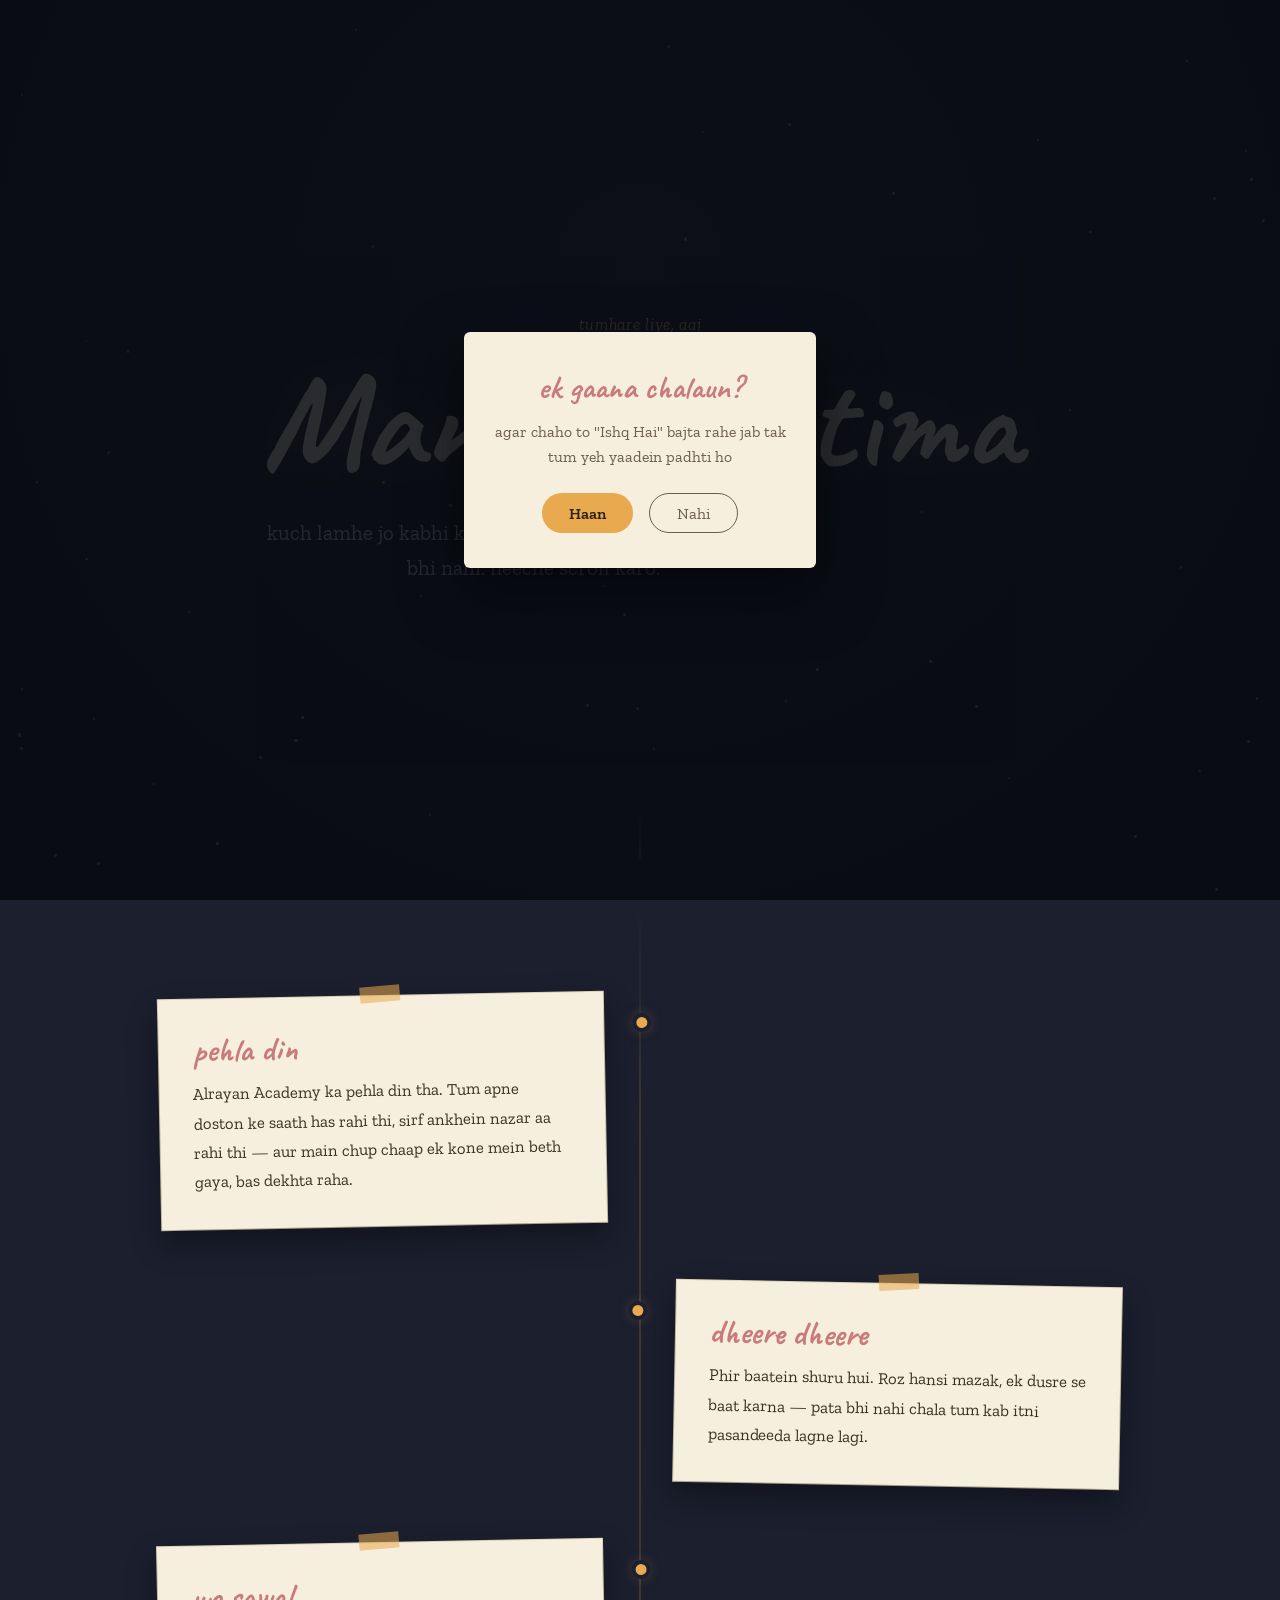
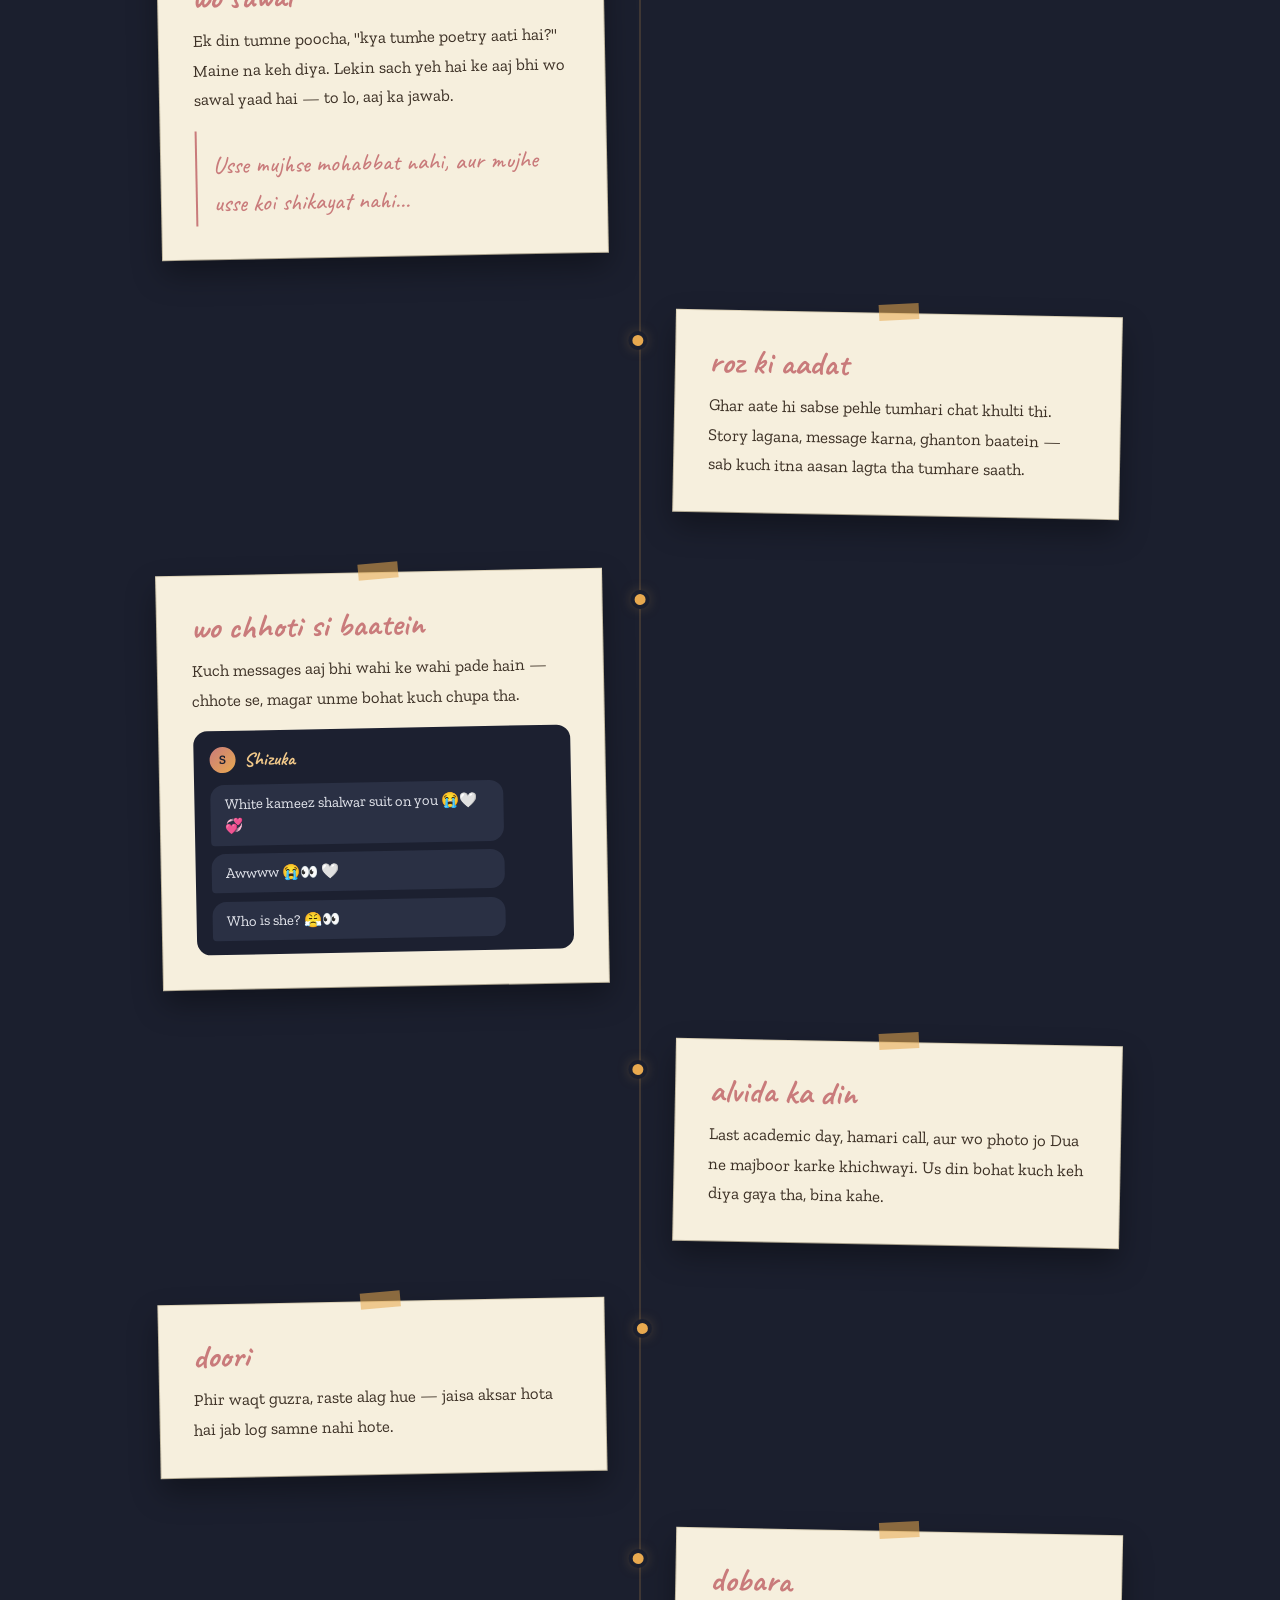
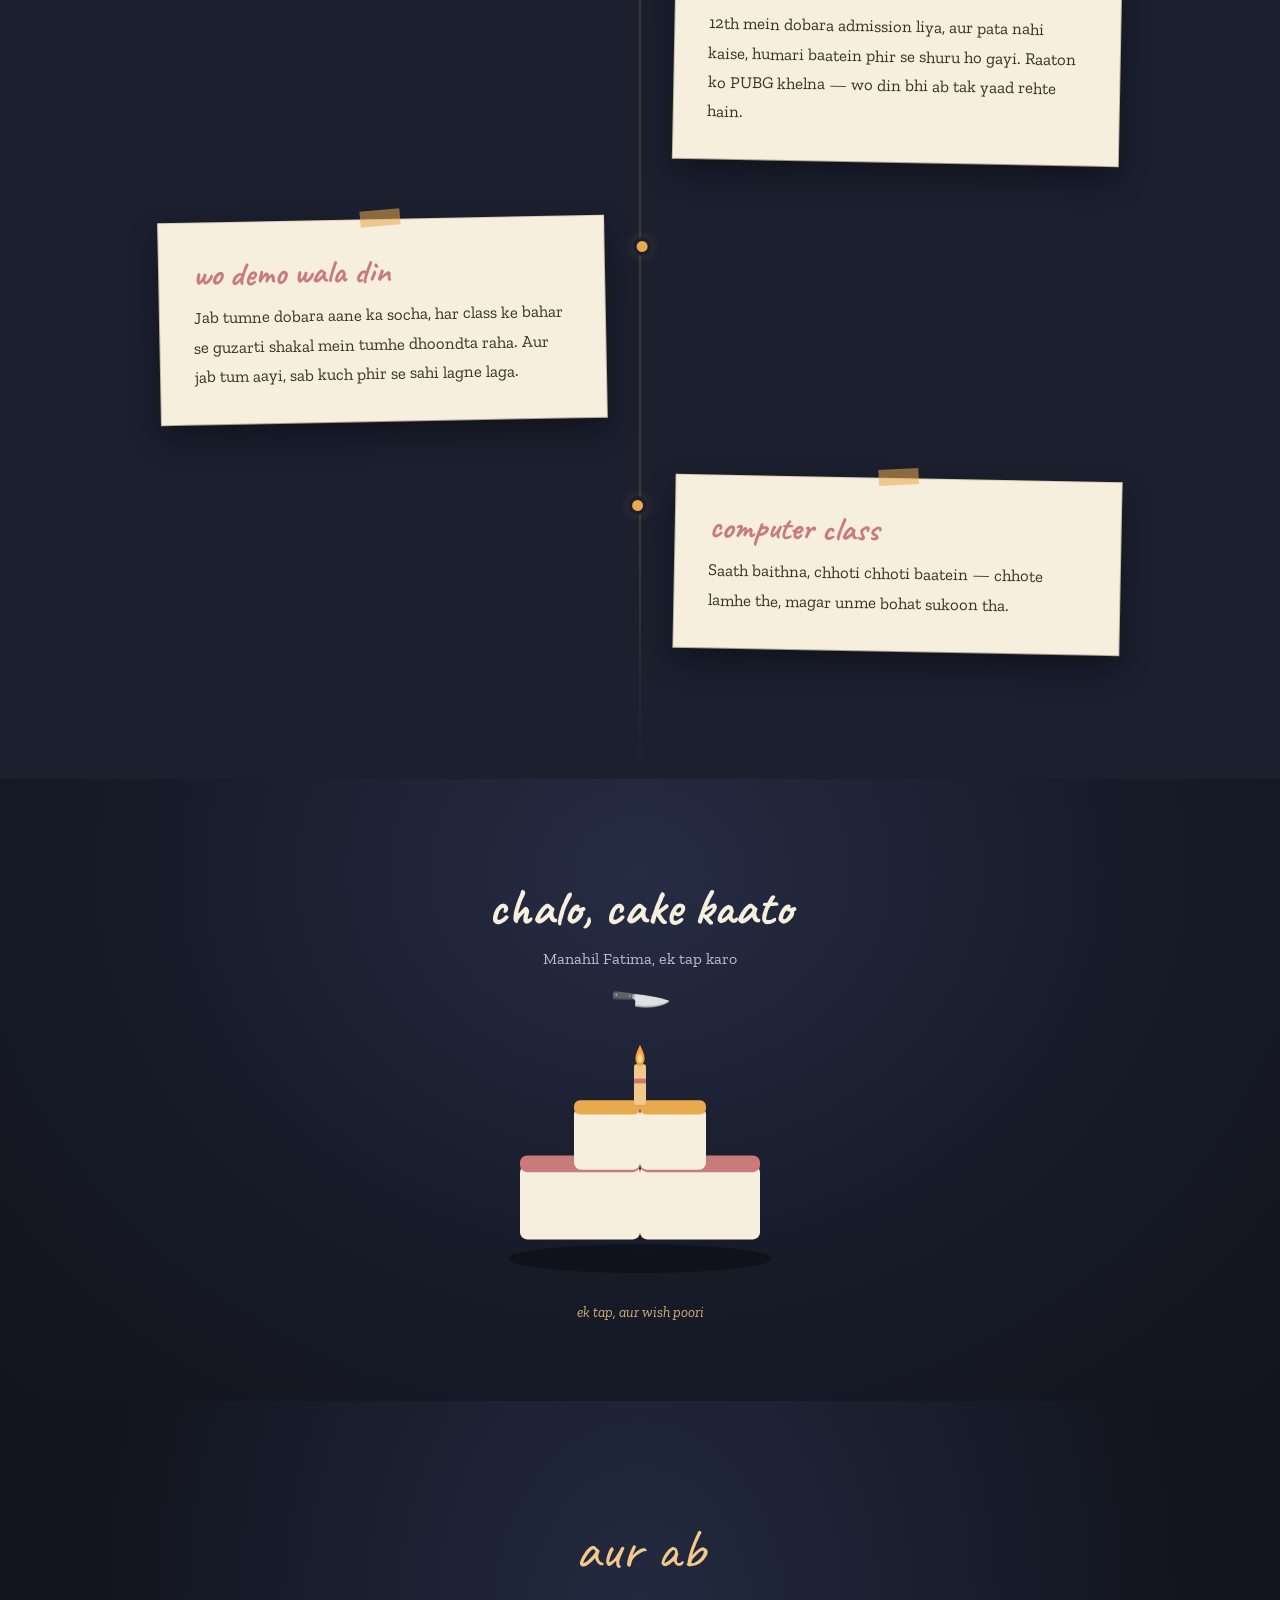
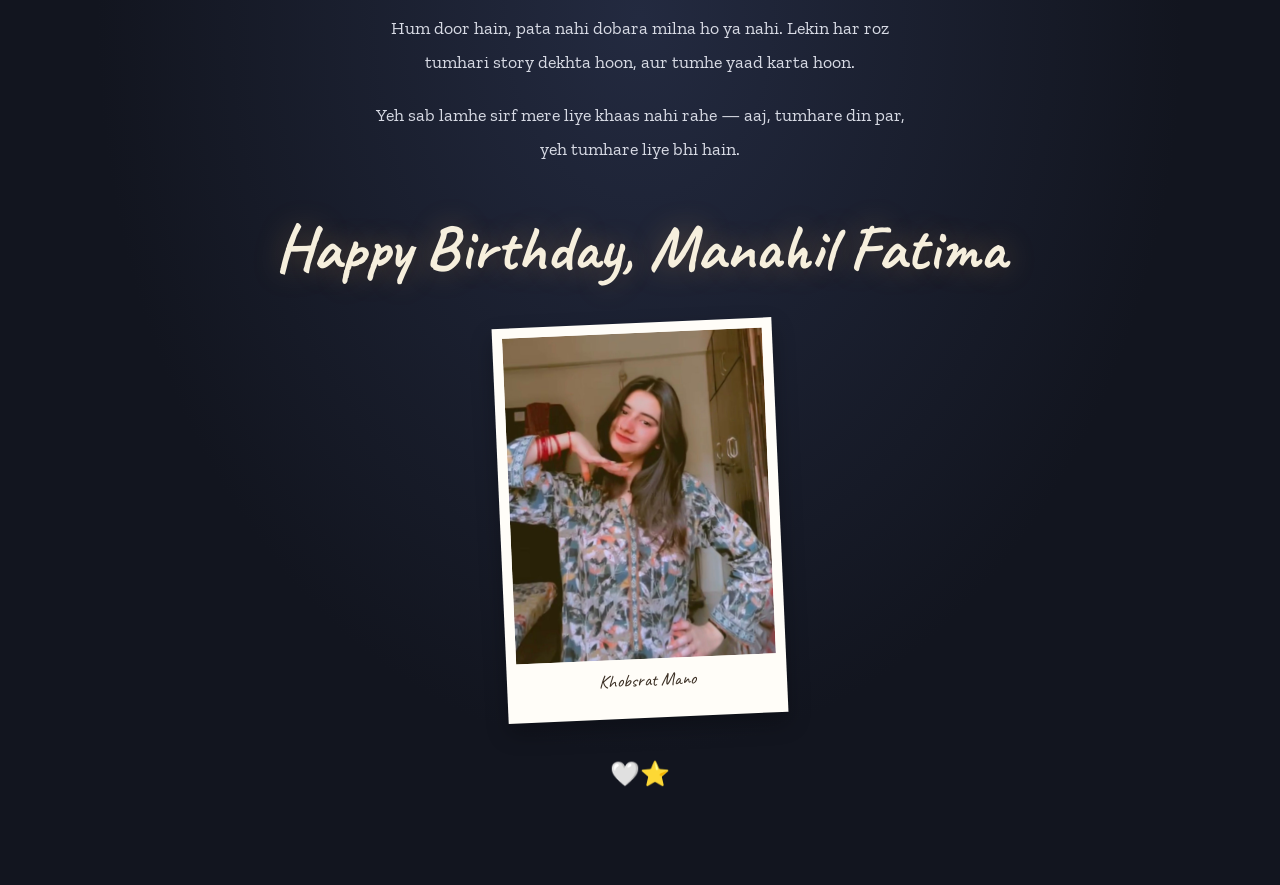
<file: index.html>
<!DOCTYPE html>
<html lang="ur">
<head>
<meta charset="UTF-8">
<meta name="viewport" content="width=device-width, initial-scale=1.0">
<title>Manahil Fatima</title>
<link rel="preconnect" href="https://fonts.googleapis.com">
<link rel="preconnect" href="https://fonts.gstatic.com" crossorigin>
<link href="https://fonts.googleapis.com/css2?family=Caveat:wght@500;700&family=Zilla+Slab:ital,wght@0,400;0,500;0,600;1,400&display=swap" rel="stylesheet">
<style>
  :root{
    --ink: #1b1f2e;
    --ink-deep: #12151f;
    --paper: #f6efdd;
    --paper-shadow: #e7dcc0;
    --amber: #e8a94f;
    --amber-soft: #f2c98a;
    --rose: #c97b7b;
    --text-brown: #3c3025;
    --text-fade: #6b5d4a;
  }

  *{ box-sizing: border-box; margin:0; padding:0; }

  html{ scroll-behavior: smooth; max-width: 100%; overflow-x: hidden; }

  body{
    background: var(--ink-deep);
    font-family: 'Zilla Slab', serif;
    color: var(--text-brown);
    overflow-x: hidden;
  }

  /* ---------- HERO ---------- */
  .hero{
    position: relative;
    min-height: 100vh;
    display: flex;
    flex-direction: column;
    align-items: center;
    justify-content: center;
    text-align: center;
    background: radial-gradient(ellipse at 50% 30%, #232a40 0%, #171b28 55%, #10131c 100%);
    overflow: hidden;
    padding: 2rem;
  }

  .stars{
    position: absolute;
    inset: 0;
    pointer-events: none;
  }
  .star{
    position: absolute;
    width: 3px;
    height: 3px;
    background: var(--amber-soft);
    border-radius: 50%;
    opacity: 0.6;
    animation: twinkle 4s ease-in-out infinite;
  }
  @keyframes twinkle{
    0%, 100%{ opacity: 0.15; }
    50%{ opacity: 0.85; }
  }

  .hero-content{
    position: relative;
    z-index: 2;
    opacity: 0;
    animation: heroIn 1.6s ease-out forwards;
    animation-delay: 0.3s;
  }
  @keyframes heroIn{
    from{ opacity: 0; transform: translateY(18px); }
    to{ opacity: 1; transform: translateY(0); }
  }

  .hero-label{
    font-family: 'Zilla Slab', serif;
    font-style: italic;
    font-size: 1.05rem;
    color: var(--amber-soft);
    letter-spacing: 0.04em;
    margin-bottom: 1.2rem;
  }

  .hero h1{
    font-family: 'Caveat', cursive;
    font-weight: 700;
    font-size: clamp(4rem, 14vw, 8.5rem);
    color: var(--paper);
    line-height: 1;
    text-shadow: 0 0 40px rgba(232,169,79,0.25);
  }

  .hero-sub{
    margin-top: 1.6rem;
    font-size: clamp(1.05rem, 2.4vw, 1.3rem);
    color: #cbd0dd;
    max-width: 34rem;
    line-height: 1.7;
  }

  .scroll-cue{
    position: absolute;
    bottom: 2.6rem;
    left: 50%;
    transform: translateX(-50%);
    width: 1px;
    height: 3.4rem;
    background: linear-gradient(to bottom, transparent, var(--amber-soft));
    opacity: 0.6;
    z-index: 2;
  }

  /* ---------- TIMELINE ---------- */
  .timeline{
    background: var(--ink);
    padding: 6rem 1.4rem 8rem;
    position: relative;
  }

  .timeline::before{
    content: "";
    position: absolute;
    left: 50%;
    top: 0;
    bottom: 0;
    width: 1px;
    background: linear-gradient(to bottom, transparent, rgba(232,169,79,0.35) 8%, rgba(232,169,79,0.35) 92%, transparent);
    transform: translateX(-50%);
  }

  .entries{
    max-width: 60rem;
    margin: 0 auto;
    display: flex;
    flex-direction: column;
    gap: 3.6rem;
  }

  .entry{
    position: relative;
    width: calc(50% - 2.2rem);
    background: var(--paper);
    padding: 1.9rem 2.1rem 2.1rem;
    box-shadow: 0 14px 30px rgba(0,0,0,0.35), 0 0 0 1px var(--paper-shadow);
    transition: transform 0.35s ease;
  }
  .entry:hover{ transform: translateY(-4px); }

  .entry:nth-child(odd){
    align-self: flex-start;
    transform: rotate(-1.1deg);
  }
  .entry:nth-child(even){
    align-self: flex-end;
    transform: rotate(1.1deg);
  }
  .entry:nth-child(odd):hover{ transform: rotate(-1.1deg) translateY(-4px); }
  .entry:nth-child(even):hover{ transform: rotate(1.1deg) translateY(-4px); }

  .entry::before{
    content: "";
    position: absolute;
    top: -10px;
    left: 50%;
    transform: translateX(-50%) rotate(-4deg);
    width: 40px;
    height: 16px;
    background: rgba(232,169,79,0.55);
  }

  .entry-title{
    font-family: 'Caveat', cursive;
    font-weight: 700;
    font-size: 2.1rem;
    color: var(--rose);
    margin-bottom: 0.5rem;
  }

  .entry-text{
    font-size: 1.04rem;
    line-height: 1.75;
    color: var(--text-brown);
  }

  .poem{
    margin-top: 1.1rem;
    padding: 0.9rem 0 0.2rem 1rem;
    border-left: 2px solid var(--rose);
    font-family: 'Caveat', cursive;
    font-weight: 500;
    font-size: 1.5rem;
    line-height: 1.6;
    color: var(--rose);
  }

  .polaroid{
    margin: 1.3rem auto 0.3rem;
    width: 78%;
    background: #fffdf8;
    padding: 0.6rem 0.6rem 1.6rem;
    box-shadow: 0 10px 22px rgba(0,0,0,0.28);
    transform: rotate(-2.5deg);
    transition: transform 0.3s ease;
  }
  .polaroid:hover{ transform: rotate(0deg) scale(1.02); }

  .polaroid-photo{
    width: 100%;
    aspect-ratio: 4/5;
    background: linear-gradient(135deg, #d9cba8, #c7b48a);
    display: flex;
    align-items: center;
    justify-content: center;
    overflow: hidden;
  }
  .polaroid-photo img{
    width: 100%;
    height: 100%;
        background-image: url("./Picture.jpeg");
    background-size: cover;
    background-position: center;
    object-fit: cover;
    display: block;
  }
  .polaroid-placeholder{
    font-family: 'Zilla Slab', serif;
    font-style: italic;
    font-size: 0.85rem;

    text-align: center;
    padding: 0 1rem;
  }
  .polaroid-caption{
    font-family: 'Caveat', cursive;
    font-size: 1.15rem;
    color: var(--text-brown);
    text-align: center;
    margin-top: 0.6rem;
  }

  /* ---------- CHAT CARD ---------- */
  .chat-card{
    margin-top: 1rem;
    background: #1c2030;
    border-radius: 14px;
    padding: 1rem 1rem 0.9rem;
  }
  .chat-header{
    display: flex;
    align-items: center;
    gap: 0.55rem;
    margin-bottom: 0.8rem;
  }
  .chat-avatar{
    width: 26px;
    height: 26px;
    border-radius: 50%;
    background: linear-gradient(135deg, var(--rose), var(--amber));
    display: flex;
    align-items: center;
    justify-content: center;
    font-family: 'Zilla Slab', serif;
    font-weight: 600;
    font-size: 0.8rem;
    color: #1c2030;
    flex-shrink: 0;
  }
  .chat-name{
    font-family: 'Caveat', cursive;
    font-weight: 700;
    font-size: 1.2rem;
    color: var(--amber-soft);
  }
  .chat-bubble{
    background: #2a3044;
    color: #e7e9f0;
    padding: 0.55rem 0.9rem;
    border-radius: 14px 14px 14px 4px;
    margin-bottom: 0.55rem;
    max-width: 85%;
    font-size: 0.92rem;
    line-height: 1.45;
  }
  .chat-bubble:last-child{ margin-bottom: 0; }

  /* ---------- SONG POPUP ---------- */
  .song-popup-overlay{
    position: fixed;
    inset: 0;
    background: rgba(9,11,18,0.86);
    display: flex;
    align-items: center;
    justify-content: center;
    padding: 1.5rem;
    z-index: 999;
    opacity: 0;
    pointer-events: none;
    transition: opacity 0.4s ease;
  }
  .song-popup-overlay.visible{
    opacity: 1;
    pointer-events: auto;
  }
  .song-popup{
    background: var(--paper);
    padding: 2.2rem 1.9rem;
    border-radius: 6px;
    text-align: center;
    max-width: 22rem;
    box-shadow: 0 25px 60px rgba(0,0,0,0.5);
    transform: translateY(10px);
    transition: transform 0.4s ease;
  }
  .song-popup-overlay.visible .song-popup{ transform: translateY(0); }
  .song-popup h3{
    font-family: 'Caveat', cursive;
    font-weight: 700;
    font-size: 2rem;
    color: var(--rose);
    margin-bottom: 0.7rem;
  }
  .song-popup p{
    font-size: 0.98rem;
    color: var(--text-fade);
    line-height: 1.6;
    margin-bottom: 1.5rem;
  }
  .song-popup-buttons{
    display: flex;
    gap: 1rem;
    justify-content: center;
  }
  .song-popup-buttons button{
    font-family: 'Zilla Slab', serif;
    font-size: 1rem;
    padding: 0.6rem 1.7rem;
    border-radius: 30px;
    cursor: pointer;
  }
  .btn-yes{
    background: var(--amber);
    border: none;
    color: #2a2015;
    font-weight: 600;
  }
  .btn-no{
    background: transparent;
    border: 1px solid var(--text-fade);
    color: var(--text-fade);
  }

  /* ---------- FLOATING MUSIC PLAYER ---------- */
  .music-player{
    position: fixed;
    bottom: 1rem;
    right: 1rem;
    z-index: 998;
    background: #12151f;
    border-radius: 10px;
    padding: 0.5rem;
    box-shadow: 0 12px 28px rgba(0,0,0,0.45);
    display: none;
  }
  .music-player.active{ display: block; }
  .music-player-header{
    display: flex;
    justify-content: space-between;
    align-items: center;
    color: var(--amber-soft);
    font-family: 'Zilla Slab', serif;
    font-size: 0.78rem;
    margin-bottom: 0.35rem;
    padding: 0 0.15rem;
  }
  .music-close{
    cursor: pointer;
    background: none;
    border: none;
    color: #9aa0b4;
    font-size: 1rem;
    line-height: 1;
  }
  .music-player iframe{
    border-radius: 8px;
    display: block;
  }

  .node{
    position: absolute;
    top: 1.6rem;
    width: 11px;
    height: 11px;
    border-radius: 50%;
    background: var(--amber);
    box-shadow: 0 0 0 4px var(--ink), 0 0 14px rgba(232,169,79,0.6);
  }
  .entry:nth-child(odd) .node{ right: -2.75rem; }
  .entry:nth-child(even) .node{ left: -2.75rem; }

  /* ---------- CAKE ---------- */
  .cake-section{
    background: radial-gradient(ellipse at 50% 15%, #262c44 0%, #171b28 55%, #12151f 100%);
    padding: 6rem 1.5rem 5rem;
    text-align: center;
    position: relative;
    overflow: hidden;
  }

  .cake-heading{
    font-family: 'Caveat', cursive;
    font-weight: 700;
    font-size: clamp(2.2rem, 6vw, 3.2rem);
    color: var(--paper);
    margin-bottom: 0.6rem;
  }

  .cake-sub{
    color: #b9bfcf;
    font-size: 1rem;
    margin-bottom: 2.6rem;
  }

  .cake-scene{
    position: relative;
    width: min(360px, 84vw);
    margin: 0 auto;
    cursor: pointer;
    user-select: none;
    -webkit-tap-highlight-color: transparent;
  }

  .cake-scene svg{
    width: 100%;
    height: auto;
    overflow: visible;
  }

  .cake-half{
    transition: transform 1.1s cubic-bezier(.22,.9,.32,1.2);
    transform-origin: 150px 210px;
  }

  .cake-left{ transform: translateX(0) rotate(0deg); }
  .cake-right{ transform: translateX(0) rotate(0deg); }

  .cake-scene.is-cut .cake-left{ transform: translateX(-26px) rotate(-5deg); }
  .cake-scene.is-cut .cake-right{ transform: translateX(26px) rotate(5deg); }

  .cake-fill{
    opacity: 0;
    transition: opacity 0.5s ease 0.5s;
  }
  .cake-scene.is-cut .cake-fill{ opacity: 1; }

  .flame{
    transform-origin: 150px 46px;
    animation: flicker 1.6s ease-in-out infinite;
  }
  @keyframes flicker{
    0%, 100%{ transform: scale(1) rotate(-1deg); }
    50%{ transform: scale(0.92, 1.06) rotate(2deg); }
  }
  .cake-scene.is-cut .flame{ opacity: 0; transition: opacity 0.4s ease; }

  .knife{
    position: absolute;
    top: -34px;
    left: 50%;
    font-size: 2.4rem;
    transform: translateX(-50%) rotate(-38deg);
    transition: transform 0.6s cubic-bezier(.5,-0.2,.4,1.3), top 0.6s cubic-bezier(.5,-0.2,.4,1.3);
    pointer-events: none;
  }
  .cake-scene.is-cut .knife{
    top: 120px;
    transform: translateX(-50%) rotate(-8deg);
  }

  .cake-hint{
    margin-top: 1.6rem;
    font-size: 0.92rem;
    color: var(--amber-soft);
    font-style: italic;
    opacity: 0.85;
  }
  .cake-scene.is-cut ~ .cake-hint{ opacity: 0; height: 0; margin: 0; }

  .confetti-piece{
    position: absolute;
    top: -10px;
    width: 7px;
    height: 12px;
    opacity: 0.9;
    animation: fall linear forwards;
    pointer-events: none;
  }
  @keyframes fall{
    to{ transform: translateY(360px) rotate(540deg); opacity: 0; }
  }

  @media (max-width: 420px){
    .cake-section{ padding: 4.2rem 1rem 3.6rem; }
    .knife{ font-size: 2rem; }
  }


  .closing{
    background: radial-gradient(ellipse at 50% 20%, #232a40 0%, #12151f 60%);
    padding: 7rem 1.5rem 6rem;
    text-align: center;
    position: relative;
  }

  .closing-mark{
    font-family: 'Caveat', cursive;
    font-size: clamp(2.4rem, 7vw, 3.6rem);
    color: var(--amber-soft);
    margin-bottom: 1.6rem;
  }

  .closing-text{
    max-width: 34rem;
    margin: 0 auto;
    color: #d7dae4;
    font-size: 1.12rem;
    line-height: 1.9;
  }

  .closing-text + .closing-text{
    margin-top: 1.2rem;
  }

  .birthday-line{
    margin-top: 2.6rem;
    font-family: 'Caveat', cursive;
    font-weight: 700;
    font-size: clamp(2.6rem, 8vw, 4rem);
    color: var(--paper);
    text-shadow: 0 0 30px rgba(232,169,79,0.3);
  }

  .signature{
    margin-top: 2.6rem;
    font-family: 'Caveat', cursive;
    font-size: 1.5rem;
    color: var(--rose);
  }

  @media (max-width: 720px){
    .timeline{ padding: 4.5rem 1rem 6rem; }
    .timeline::before{ left: 1.4rem; }
    .entries{ gap: 2.6rem; }
    .entry, .entry:nth-child(odd), .entry:nth-child(even){
      width: calc(100% - 2.6rem);
      align-self: flex-start;
      margin-left: 2.6rem;
      padding: 1.5rem 1.3rem 1.6rem;
    }
    .entry:nth-child(odd) .node, .entry:nth-child(even) .node{
      left: -2.15rem;
      right: auto;
    }
    .entry-title{ font-size: 1.8rem; }
    .entry-text{ font-size: 0.98rem; }
    .poem{ font-size: 1.3rem; }
    .closing{ padding: 5rem 1.2rem 4.5rem; }
    .closing-text{ font-size: 1rem; }
  }

  @media (max-width: 420px){
    .hero{ padding: 1.4rem; }
    .hero-sub{ font-size: 1rem; }
    .timeline{ padding: 3.6rem 0.7rem 5rem; }
    .timeline::before{ left: 1.1rem; }
    .entries{ gap: 2.2rem; }
    .entry, .entry:nth-child(odd), .entry:nth-child(even){
      width: calc(100% - 2.1rem);
      margin-left: 2.1rem;
      padding: 1.25rem 1.1rem 1.4rem;
      transform: none !important;
    }
    .entry:hover{ transform: none !important; }
    .entry:nth-child(odd) .node, .entry:nth-child(even) .node{
      left: -1.7rem;
    }
    .node{ width: 9px; height: 9px; top: 1.3rem; }
    .birthday-line{ font-size: 2.3rem; }
    .song-popup{ padding: 1.7rem 1.3rem; }
    .music-player{ right: 0.6rem; bottom: 0.6rem; }
    .music-player iframe{ width: 170px; height: 96px; }
  }

  @media (prefers-reduced-motion: reduce){
    .hero-content{ animation: none; opacity: 1; }
    .star{ animation: none; opacity: 0.4; }
  }
</style>
</head>
<body>

<section class="hero">
  <div class="stars" id="stars"></div>
  <div class="hero-content">
    <p class="hero-label">tumhare liye, aaj</p>
    <h1>Manahil Fatima</h1>
    <p class="hero-sub">kuch lamhe jo kabhi kaha nahi gaya — magar kabhi bhoole bhi nahi. neeche scroll karo.</p>
  </div>
  <div class="scroll-cue"></div>
</section>

<section class="timeline">
  <div class="entries">

    <article class="entry">
      <span class="node"></span>
      <h2 class="entry-title">pehla din</h2>
      <p class="entry-text">Alrayan Academy ka pehla din tha. Tum apne doston ke saath has rahi thi, sirf ankhein nazar aa rahi thi — aur main chup chaap ek kone mein beth gaya, bas dekhta raha.</p>
    </article>

    <article class="entry">
      <span class="node"></span>
      <h2 class="entry-title">dheere dheere</h2>
      <p class="entry-text">Phir baatein shuru hui. Roz hansi mazak, ek dusre se baat karna — pata bhi nahi chala tum kab itni pasandeeda lagne lagi.</p>
    </article>

    <article class="entry">
      <span class="node"></span>
      <h2 class="entry-title">wo sawal</h2>
      <p class="entry-text">Ek din tumne poocha, "kya tumhe poetry aati hai?" Maine na keh diya. Lekin sach yeh hai ke aaj bhi wo sawal yaad hai — to lo, aaj ka jawab.</p>
      <p class="poem">Usse mujhse mohabbat nahi, aur mujhe usse koi shikayat nahi...</p>
    </article>

    <article class="entry">
      <span class="node"></span>
      <h2 class="entry-title">roz ki aadat</h2>
      <p class="entry-text">Ghar aate hi sabse pehle tumhari chat khulti thi. Story lagana, message karna, ghanton baatein — sab kuch itna aasan lagta tha tumhare saath.</p>
    </article>

    <article class="entry">
      <span class="node"></span>
      <h2 class="entry-title">wo chhoti si baatein</h2>
      <p class="entry-text">Kuch messages aaj bhi wahi ke wahi pade hain — chhote se, magar unme bohat kuch chupa tha.</p>
      <div class="chat-card">
        <div class="chat-header">
          <span class="chat-avatar">S</span>
          <span class="chat-name">Shizuka</span>
        </div>
        <p class="chat-bubble">White kameez shalwar suit on you 😭🤍💞</p>
        <p class="chat-bubble">Awwww 😭👀 🤍</p>
        <p class="chat-bubble">Who is she? 😤👀</p>
      </div>
    </article>

    <article class="entry">
      <span class="node"></span>
      <h2 class="entry-title">alvida ka din</h2>
      <p class="entry-text">Last academic day, hamari call, aur wo photo jo Dua ne majboor karke khichwayi. Us din bohat kuch keh diya gaya tha, bina kahe.</p>
    </article>

    <article class="entry">
      <span class="node"></span>
      <h2 class="entry-title">doori</h2>
      <p class="entry-text">Phir waqt guzra, raste alag hue — jaisa aksar hota hai jab log samne nahi hote.</p>
    </article>

    <article class="entry">
      <span class="node"></span>
      <h2 class="entry-title">dobara</h2>
      <p class="entry-text">12th mein dobara admission liya, aur pata nahi kaise, humari baatein phir se shuru ho gayi. Raaton ko PUBG khelna — wo din bhi ab tak yaad rehte hain.</p>
    </article>

    <article class="entry">
      <span class="node"></span>
      <h2 class="entry-title">wo demo wala din</h2>
      <p class="entry-text">Jab tumne dobara aane ka socha, har class ke bahar se guzarti shakal mein tumhe dhoondta raha. Aur jab tum aayi, sab kuch phir se sahi lagne laga.</p>
    </article>

    <article class="entry">
      <span class="node"></span>
      <h2 class="entry-title">computer class</h2>
      <p class="entry-text">Saath baithna, chhoti chhoti baatein — chhote lamhe the, magar unme bohat sukoon tha.</p>
    </article>

  </div>
</section>

<section class="cake-section">
  <p class="cake-heading">chalo, cake kaato</p>
  <p class="cake-sub">Manahil Fatima, ek tap karo</p>

  <div class="cake-scene" id="cakeScene">
    <div class="knife">🔪</div>
    <svg viewBox="0 0 300 220">
      <ellipse cx="150" cy="208" rx="110" ry="12" fill="rgba(0,0,0,0.35)"></ellipse>

      <g class="cake-fill">
        <rect x="132" y="80" width="36" height="112" rx="4" fill="#f7dca0"></rect>
        <rect x="132" y="118" width="36" height="7" fill="#e07a7a"></rect>
        <rect x="132" y="150" width="36" height="7" fill="#e07a7a"></rect>
      </g>

      <g class="cake-half cake-left">
        <rect x="50" y="130" width="100" height="62" rx="6" fill="var(--paper)"></rect>
        <rect x="50" y="122" width="100" height="14" rx="6" fill="var(--rose)"></rect>
        <rect x="95" y="82" width="55" height="52" rx="6" fill="var(--paper)"></rect>
        <rect x="95" y="76" width="55" height="12" rx="5" fill="var(--amber)"></rect>
      </g>

      <g class="cake-half cake-right">
        <rect x="150" y="130" width="100" height="62" rx="6" fill="var(--paper)"></rect>
        <rect x="150" y="122" width="100" height="14" rx="6" fill="var(--rose)"></rect>
        <rect x="150" y="82" width="55" height="52" rx="6" fill="var(--paper)"></rect>
        <rect x="150" y="76" width="55" height="12" rx="5" fill="var(--amber)"></rect>
      </g>

      <g class="candle-group">
        <rect x="145" y="46" width="10" height="34" rx="2" fill="var(--amber-soft)"></rect>
        <rect x="145" y="58" width="10" height="4" fill="var(--rose)"></rect>
        <g class="flame">
          <path d="M150 30 C 146 38, 144 44, 150 48 C 156 44, 154 38, 150 30 Z" fill="#ff9f45"></path>
          <path d="M150 36 C 148 40, 147 43, 150 45 C 153 43, 152 40, 150 36 Z" fill="#ffe08a"></path>
        </g>
      </g>
    </svg>
  </div>
  <p class="cake-hint">ek tap, aur wish poori</p>
</section>

<section class="closing">
  <p class="closing-mark">aur ab</p>
  <p class="closing-text">Hum door hain, pata nahi dobara milna ho ya nahi. Lekin har roz tumhari story dekhta hoon, aur tumhe yaad karta hoon.</p>
  <p class="closing-text">Yeh sab lamhe sirf mere liye khaas nahi rahe — aaj, tumhare din par, yeh tumhare liye bhi hain.</p>
  <p class="birthday-line">Happy Birthday, Manahil Fatima</p>

  <div class="polaroid" style="margin-top:2.2rem; max-width:280px; width:78%;">
    <div class="polaroid-photo">
      <img src="./Picture.jpeg" alt="Manahil Fatima">
  
    </div>
    <p class="polaroid-caption">Khobsrat Mano</p>
  </div>

  <p class="signature">🤍⭐</p>
</section>

<div class="song-popup-overlay" id="songPopup">
  <div class="song-popup">
    <h3>ek gaana chalaun?</h3>
    <p>agar chaho to "Ishq Hai" bajta rahe jab tak tum yeh yaadein padhti ho</p>
    <div class="song-popup-buttons">
      <button class="btn-yes" id="songYes">Haan</button>
      <button class="btn-no" id="songNo">Nahi</button>
    </div>
  </div>
</div>

<div class="music-player" id="musicPlayer">
  <div class="music-player-header">
    <span>🎵 Ishq Hai</span>
    <button class="music-close" id="musicClose">✕</button>
  </div>
  <div id="musicFrameSlot"></div>
</div>

<script>
  const starField = document.getElementById('stars');
  const starCount = 60;
  for(let i=0;i<starCount;i++){
    const s = document.createElement('div');
    s.className = 'star';
    s.style.left = Math.random()*100 + '%';
    s.style.top = Math.random()*100 + '%';
    s.style.animationDelay = (Math.random()*4) + 's';
    s.style.width = s.style.height = (Math.random()*2+1.5) + 'px';
    starField.appendChild(s);
  }
  const songPopup = document.getElementById('songPopup');
  const musicPlayer = document.getElementById('musicPlayer');
  const musicFrameSlot = document.getElementById('musicFrameSlot');
  const YT_VIDEO_ID = '_5kMAXrlDjE';

  window.addEventListener('load', () => {
    setTimeout(() => songPopup.classList.add('visible'), 400);
  });

  document.getElementById('songYes').addEventListener('click', () => {
    songPopup.classList.remove('visible');
    const iframe = document.createElement('iframe');
    iframe.width = '220';
    iframe.height = '124';
    iframe.src = `https://www.youtube.com/embed/${YT_VIDEO_ID}?autoplay=1`;
    iframe.title = 'Ishq Hai';
    iframe.frameBorder = '0';
    iframe.allow = 'autoplay; encrypted-media';
    iframe.allowFullscreen = true;
    musicFrameSlot.appendChild(iframe);
    musicPlayer.classList.add('active');
  });

  document.getElementById('songNo').addEventListener('click', () => {
    songPopup.classList.remove('visible');
  });

  document.getElementById('musicClose').addEventListener('click', () => {
    musicFrameSlot.innerHTML = '';
    musicPlayer.classList.remove('active');
  });

  cakeScene.addEventListener('click', () => {
    const isCutting = !cakeScene.classList.contains('is-cut');
    cakeScene.classList.toggle('is-cut');
    if(isCutting){
      burstConfetti(cakeScene);
      playHappyBirthday();
    }
  });

  function playHappyBirthday(){
    const AudioCtx = window.AudioContext || window.webkitAudioContext;
    if(!AudioCtx) return;
    const ctx = new AudioCtx();

    const N = { C4:261.63, D4:293.66, E4:329.63, F4:349.23, G4:392.00,
                A4:440.00, B4:493.88, C5:523.25, D5:587.33, E5:659.25,
                F5:698.46, G5:783.99 };
    const e = 0.26, q = 0.42, h = 0.75;

    const melody = [
      [N.G4,e],[N.G4,e],[N.A4,q],[N.G4,q],[N.C5,q],[N.B4,h],
      [N.G4,e],[N.G4,e],[N.A4,q],[N.G4,q],[N.D5,q],[N.C5,h],
      [N.G4,e],[N.G4,e],[N.G5,q],[N.E5,q],[N.C5,q],[N.B4,q],[N.A4,h],
      [N.F5,e],[N.F5,e],[N.E5,q],[N.C5,q],[N.D5,q],[N.C5,h]
    ];

    let t = ctx.currentTime + 0.05;
    melody.forEach(([freq, dur]) => {
      const osc = ctx.createOscillator();
      const gain = ctx.createGain();
      osc.type = 'sine';
      osc.frequency.value = freq;
      gain.gain.setValueAtTime(0, t);
      gain.gain.linearRampToValueAtTime(0.22, t + 0.03);
      gain.gain.linearRampToValueAtTime(0, t + dur * 0.92);
      osc.connect(gain);
      gain.connect(ctx.destination);
      osc.start(t);
      osc.stop(t + dur);
      t += dur * 0.98;
    });
  }

  function burstConfetti(container){
    const colors = ['#e8a94f','#c97b7b','#f2c98a','#f6efdd'];
    for(let i=0;i<28;i++){
      const p = document.createElement('div');
      p.className = 'confetti-piece';
      p.style.left = (30 + Math.random()*300) + 'px';
      p.style.background = colors[Math.floor(Math.random()*colors.length)];
      p.style.animationDuration = (0.9 + Math.random()*0.8) + 's';
      p.style.animationDelay = (Math.random()*0.2) + 's';
      container.appendChild(p);
      setTimeout(() => p.remove(), 2200);
    }
  }
</script>

</body>
</html>
</file>
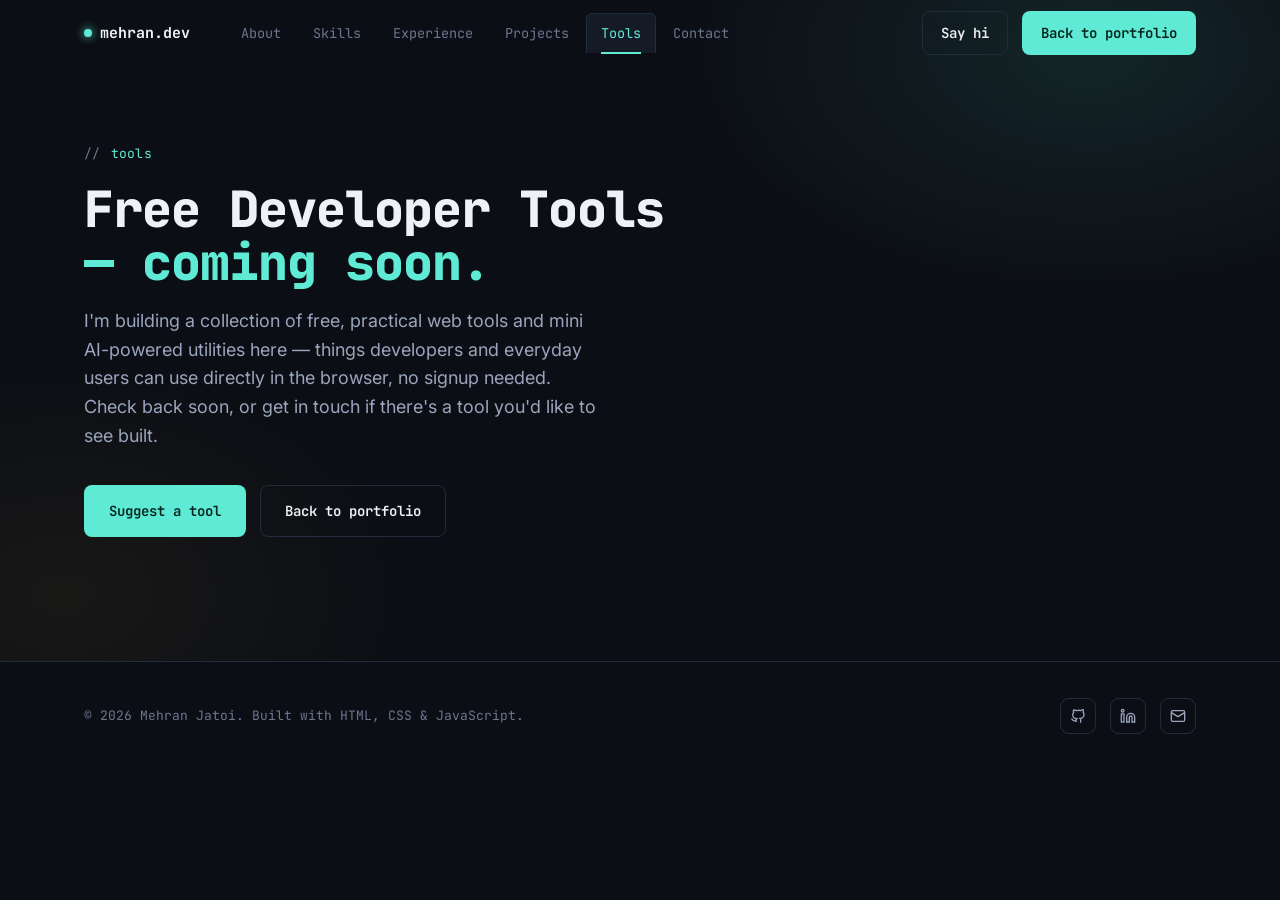
<file: tools.html>
<!doctype html>
<html lang="en">
<head>
<meta charset="utf-8">
<meta name="viewport" content="width=device-width, initial-scale=1">

<title>Free Developer Tools by Mehran Jatoi | Full Stack Developer</title>
<meta name="description" content="A growing collection of free web developer tools, utilities and mini AI apps built by Mehran Jatoi — Full Stack Developer. New tools added regularly.">
<meta name="keywords" content="Mehran Jatoi tools, free developer tools, web utilities, online tools, JavaScript tools, AI tools, Mehran Jatoi">
<meta name="author" content="Mehran Jatoi">
<meta name="robots" content="index, follow, max-image-preview:large, max-snippet:-1, max-video-preview:-1">
<meta name="theme-color" content="#0b0e14">
<meta name="color-scheme" content="dark">
<link rel="canonical" href="https://mehranjatoi.dev/tools.html">

<link rel="icon" type="image/svg+xml" href="/favicon.svg">
<link rel="icon" type="image/png" sizes="32x32" href="/favicon-32x32.png">
<link rel="apple-touch-icon" sizes="180x180" href="/apple-touch-icon.png">

<!-- Open Graph -->
<meta property="og:type" content="website">
<meta property="og:url" content="https://mehranjatoi.dev/tools.html">
<meta property="og:title" content="Free Developer Tools by Mehran Jatoi">
<meta property="og:description" content="A growing collection of free web developer tools and mini AI apps built by Mehran Jatoi — Full Stack Developer.">
<meta property="og:image" content="https://mehranjatoi.dev/og-image.jpg">
<meta property="og:image:width" content="1200">
<meta property="og:image:height" content="630">
<meta property="og:locale" content="en_US">
<meta property="og:site_name" content="Mehran Jatoi Portfolio">

<!-- Twitter Card -->
<meta name="twitter:card" content="summary_large_image">
<meta name="twitter:title" content="Free Developer Tools by Mehran Jatoi">
<meta name="twitter:description" content="A growing collection of free web developer tools and mini AI apps built by Mehran Jatoi.">
<meta name="twitter:image" content="https://mehranjatoi.dev/og-image.jpg">

<link rel="preconnect" href="https://fonts.googleapis.com">
<link rel="preconnect" href="https://fonts.gstatic.com" crossorigin>
<link href="https://fonts.googleapis.com/css2?family=JetBrains+Mono:wght@400;500;600;700;800&family=Inter:wght@400;500;600;700;800&display=swap" rel="stylesheet">
<link rel="stylesheet" href="styles.css">

<script type="application/ld+json">
{
  "@context": "https://schema.org",
  "@graph": [
    {
      "@type": "CollectionPage",
      "@id": "https://mehranjatoi.dev/tools.html#collectionpage",
      "url": "https://mehranjatoi.dev/tools.html",
      "name": "Free Developer Tools by Mehran Jatoi",
      "description": "A growing collection of free web developer tools, utilities and mini AI apps built by Mehran Jatoi.",
      "isPartOf": { "@id": "https://mehranjatoi.dev/#website" },
      "about": { "@id": "https://mehranjatoi.dev/#person" }
    },
    {
      "@type": "BreadcrumbList",
      "itemListElement": [
        { "@type": "ListItem", "position": 1, "name": "Home", "item": "https://mehranjatoi.dev/" },
        { "@type": "ListItem", "position": 2, "name": "Tools", "item": "https://mehranjatoi.dev/tools.html" }
      ]
    }
  ]
}
</script>
</head>

<body>

<nav class="nav" id="siteNav">
  <div class="nav-inner">
    <a href="index.html" class="nav-brand"><span class="dot"></span> mehran.dev</a>
    <div class="nav-tabs" id="navTabs">
      <a href="index.html#about">About</a>
      <a href="index.html#skills">Skills</a>
      <a href="index.html#experience">Experience</a>
      <a href="index.html#projects">Projects</a>
      <a href="tools.html" class="active">Tools</a>
      <a href="index.html#contact">Contact</a>
    </div>
    <div class="nav-cta">
      <a href="index.html#contact" class="btn btn-ghost">Say hi</a>
      <a href="index.html" class="btn btn-primary">Back to portfolio</a>
    </div>
    <button class="nav-toggle" id="navToggle" aria-label="Toggle menu" aria-expanded="false" aria-controls="mobileMenu">
      <svg viewBox="0 0 24 24" fill="none" stroke="currentColor" stroke-width="2" stroke-linecap="round"><line x1="4" y1="7" x2="20" y2="7"/><line x1="4" y1="12" x2="20" y2="12"/><line x1="4" y1="17" x2="20" y2="17"/></svg>
    </button>
  </div>
</nav>

<div class="mobile-menu" id="mobileMenu">
  <div class="mobile-menu-inner">
    <a href="index.html#about">about.js</a>
    <a href="index.html#skills">skills.js</a>
    <a href="index.html#experience">experience.js</a>
    <a href="index.html#projects">projects.js</a>
    <a href="tools.html">tools.js</a>
    <a href="index.html#contact">contact.js</a>
  </div>
</div>

<main>
  <section class="hero" id="hero" style="min-height:70vh;">
    <div class="container">
      <span class="eyebrow">tools</span>
      <h1 style="font-size:clamp(30px,5vw,50px);">Free Developer Tools<br><span class="accent">— coming soon.</span></h1>
      <p class="hero-sub">I'm building a collection of free, practical web tools and mini AI-powered utilities here — things developers and everyday users can use directly in the browser, no signup needed. Check back soon, or get in touch if there's a tool you'd like to see built.</p>
      <div class="hero-actions">
        <a href="index.html#contact" class="btn btn-primary">Suggest a tool</a>
        <a href="index.html" class="btn btn-ghost">Back to portfolio</a>
      </div>
    </div>
  </section>
</main>

<footer class="site-footer">
  <div class="container footer-inner">
    <p>© <span id="year"></span> Mehran Jatoi. Built with HTML, CSS &amp; JavaScript.</p>
    <div class="footer-social">
      <a href="https://github.com/Mehran-Ali-jatoi/" target="_blank" rel="noopener" aria-label="GitHub">
        <svg viewBox="0 0 24 24" fill="none" stroke="currentColor" stroke-width="2"><path d="M9 19c-5 1.5-5-2.5-7-3m14 6v-3.9a3.4 3.4 0 0 0-1-2.6c3 0 6-2 6-5.5.1-1.3-.4-2.6-1.3-3.6.4-1.2.4-2.6 0-3.9 0 0-1.1-.3-3.5 1.3a12.3 12.3 0 0 0-6.4 0C6.5 2.8 5.4 3.1 5.4 3.1c-.4 1.3-.4 2.7 0 3.9-.9 1-1.4 2.3-1.3 3.6 0 3.5 3 5.5 6 5.5-.4.4-.7 1-.9 1.6-.2.6-.2 1.3 0 1.9V21"/></svg>
      </a>
      <a href="https://www.linkedin.com/in/mehran-ali-498251320/" target="_blank" rel="noopener" aria-label="LinkedIn">
        <svg viewBox="0 0 24 24" fill="none" stroke="currentColor" stroke-width="2"><path d="M16 8a6 6 0 0 1 6 6v7h-4v-7a2 2 0 0 0-2-2 2 2 0 0 0-2 2v7h-4v-7a6 6 0 0 1 6-6z"/><rect x="2" y="9" width="4" height="12"/><circle cx="4" cy="4" r="2"/></svg>
      </a>
      <a href="mailto:mehranjatoi44@gmail.com" aria-label="Email">
        <svg viewBox="0 0 24 24" fill="none" stroke="currentColor" stroke-width="2"><rect x="2" y="4" width="20" height="16" rx="2"/><path d="M2 7l10 6 10-6"/></svg>
      </a>
    </div>
  </div>
</footer>

<script>
document.addEventListener('DOMContentLoaded', function(){
  var nav = document.getElementById('siteNav');
  window.addEventListener('scroll', function(){
    nav.classList.toggle('scrolled', window.scrollY > 20);
  });

  var toggle = document.getElementById('navToggle');
  var mobileMenu = document.getElementById('mobileMenu');
  toggle.addEventListener('click', function(){
    var open = mobileMenu.classList.toggle('open');
    toggle.setAttribute('aria-expanded', open);
    document.body.classList.toggle('no-scroll', open);
  });

  document.getElementById('year').textContent = new Date().getFullYear();
});
</script>

</body>
</html>
</file>
<file: styles.css>
/* ============================================================
   TOKENS
============================================================ */
:root{
  --bg:            #0b0e14;
  --bg-soft:       #0f131c;
  --surface:       #141a26;
  --surface-2:     #182031;
  --border:        #232c3d;
  --border-soft:   #1a2233;

  --text:          #eef1f7;
  --text-dim:      #9aa5bd;
  --text-mute:     #6b7690;

  --accent:        #5eead4;   /* teal — primary */
  --accent-dim:    #2f6f66;
  --accent-2:      #f5b942;   /* amber — secondary */
  --accent-2-dim:  #7a5f27;

  --danger:        #f37272;

  --font-mono: 'JetBrains Mono', ui-monospace, SFMono-Regular, Menlo, monospace;
  --font-body: 'Inter', -apple-system, BlinkMacSystemFont, sans-serif;

  --radius-sm: 8px;
  --radius-md: 14px;
  --radius-lg: 22px;

  --container: 1160px;
  --shadow-glow: 0 0 0 1px var(--border), 0 20px 60px -20px rgba(0,0,0,.6);
}

@media (prefers-color-scheme: light){ /* site is intentionally dark-only; keep consistent */ }

*,*::before,*::after{ box-sizing:border-box; }
html{ scroll-behavior:smooth; }
body{
  margin:0;
  background:var(--bg);
  color:var(--text);
  font-family:var(--font-body);
  font-size:16px;
  line-height:1.6;
  -webkit-font-smoothing:antialiased;
  overflow-x:hidden;
}
body.no-scroll{ overflow:hidden; }

img{ max-width:100%; display:block; }
a{ color:inherit; text-decoration:none; }
ul{ list-style:none; margin:0; padding:0; }
button{ font-family:inherit; cursor:pointer; }
::selection{ background:var(--accent); color:#04231d; }

/* focus visibility */
a:focus-visible, button:focus-visible, input:focus-visible, textarea:focus-visible{
  outline:2px solid var(--accent);
  outline-offset:3px;
  border-radius:4px;
}

@media (prefers-reduced-motion: reduce){
  html{ scroll-behavior:auto; }
  *,*::before,*::after{ animation-duration:.001ms !important; animation-iteration-count:1 !important; transition-duration:.001ms !important; }
}

.container{
  width:100%;
  max-width:var(--container);
  margin:0 auto;
  padding:0 24px;
}

.section{ padding:120px 0; position:relative; }
@media (max-width:768px){ .section{ padding:80px 0; } }

.eyebrow{
  font-family:var(--font-mono);
  font-size:13px;
  letter-spacing:.02em;
  color:var(--accent);
  display:inline-flex;
  align-items:center;
  gap:10px;
  margin:0 0 18px;
}
.eyebrow::before{ content:"//"; color:var(--text-mute); }

.section-title{
  font-family:var(--font-mono);
  font-weight:700;
  font-size:clamp(28px, 4vw, 42px);
  letter-spacing:-.01em;
  margin:0 0 14px;
  color:var(--text);
}
.section-lede{
  color:var(--text-dim);
  max-width:560px;
  font-size:16px;
  margin:0 0 56px;
}

.reveal{ opacity:0; transform:translateY(24px); transition:opacity .7s ease, transform .7s ease; }
.reveal.in{ opacity:1; transform:none; }

/* buttons */
.btn{
  display:inline-flex; align-items:center; gap:10px;
  font-family:var(--font-mono);
  font-size:14px; font-weight:600;
  padding:14px 24px;
  border-radius:var(--radius-sm);
  border:1px solid transparent;
  transition:transform .25s ease, box-shadow .25s ease, background .25s ease, border-color .25s ease;
  white-space:nowrap;
}
.btn-primary{
  background:var(--accent);
  color:#04231d;
}
.btn-primary:hover{ transform:translateY(-2px); box-shadow:0 10px 30px -8px rgba(94,234,212,.45); }
.btn-ghost{
  background:transparent;
  color:var(--text);
  border-color:var(--border);
}
.btn-ghost:hover{ border-color:var(--accent); color:var(--accent); transform:translateY(-2px); }

/* ============================================================
   NAV — styled like editor tabs
============================================================ */
.nav{
  position:fixed; top:0; left:0; right:0; z-index:100;
  border-bottom:1px solid transparent;
  transition:background .3s ease, border-color .3s ease, backdrop-filter .3s ease;
}
.nav.scrolled{
  background:rgba(11,14,20,.85);
  backdrop-filter:blur(14px);
  border-bottom-color:var(--border);
}
.nav-inner{
  max-width:var(--container); margin:0 auto; padding:0 24px;
  height:66px; display:flex; align-items:center; gap:28px;
}
.nav-brand{
  font-family:var(--font-mono); font-weight:700; font-size:15px;
  display:flex; align-items:center; gap:8px; color:var(--text);
}
.nav-brand .dot{ width:8px; height:8px; border-radius:50%; background:var(--accent); box-shadow:0 0 10px var(--accent); }
.nav-tabs{ display:flex; align-items:center; gap:2px; margin-left:8px; }
.nav-tabs a{
  font-family:var(--font-mono); font-size:13.5px; color:var(--text-mute);
  padding:9px 14px; border-radius:6px 6px 0 0;
  border:1px solid transparent; border-bottom:none;
  transition:color .2s ease, background .2s ease, border-color .2s ease;
  position:relative;
}
.nav-tabs a::after{
  content:""; position:absolute; left:14px; right:14px; bottom:-1px; height:2px;
  background:var(--accent); transform:scaleX(0); transform-origin:left;
  transition:transform .25s ease;
}
.nav-tabs a:hover{ color:var(--text); }
.nav-tabs a.active{ color:var(--accent); background:var(--surface); border-color:var(--border); }
.nav-tabs a.active::after{ transform:scaleX(1); }
.nav-cta{ margin-left:auto; display:flex; align-items:center; gap:14px; }
.nav-cta .btn{ padding:10px 18px; }

.nav-toggle{
  display:none; margin-left:auto; background:none; border:1px solid var(--border);
  border-radius:8px; width:40px; height:40px; align-items:center; justify-content:center;
  color:var(--text);
}
.nav-toggle svg{ width:20px; height:20px; }

@media (max-width:860px){
  .nav-tabs{ display:none; }
  .nav-cta .btn-ghost{ display:none; }
  .nav-toggle{ display:flex; }
}

.mobile-menu{
  position:fixed; inset:66px 0 0 0; background:var(--bg-soft);
  transform:translateY(-8px); opacity:0; pointer-events:none;
  transition:opacity .25s ease, transform .25s ease;
  z-index:99; border-top:1px solid var(--border);
}
.mobile-menu.open{ opacity:1; transform:none; pointer-events:auto; }
.mobile-menu-inner{ padding:32px 24px; display:flex; flex-direction:column; gap:6px; }
.mobile-menu a{
  font-family:var(--font-mono); font-size:20px; padding:14px 4px;
  border-bottom:1px solid var(--border-soft); color:var(--text);
}

/* ============================================================
   HERO
============================================================ */
.hero{
  min-height:100vh;
  display:flex; align-items:center;
  padding:140px 0 80px;
  position:relative;
  background:
    radial-gradient(700px 420px at 85% 8%, rgba(94,234,212,.10), transparent 60%),
    radial-gradient(600px 400px at 5% 90%, rgba(245,185,66,.06), transparent 60%);
}
.hero-grid{
  display:grid; grid-template-columns: 1.05fr .95fr; gap:64px; align-items:center;
}
@media (max-width:960px){ .hero-grid{ grid-template-columns:1fr; gap:56px; } }

.hero-status{
  display:inline-flex; align-items:center; gap:8px;
  font-family:var(--font-mono); font-size:12.5px; color:var(--text-dim);
  border:1px solid var(--border); background:var(--surface);
  padding:7px 12px; border-radius:99px; margin-bottom:24px;
}
.hero-status .pulse{
  width:7px; height:7px; border-radius:50%; background:#4ade80; position:relative;
}
.hero-status .pulse::after{
  content:""; position:absolute; inset:-4px; border-radius:50%; border:1px solid #4ade80;
  animation:pulse 1.8s ease-out infinite;
}
@keyframes pulse{ 0%{ transform:scale(.6); opacity:1;} 100%{ transform:scale(1.8); opacity:0;} }

.hero-photo-name{ display:flex; align-items:center; gap:16px; margin-bottom:22px; }
.hero-avatar{
  width:56px; height:56px; border-radius:50%;
  border:2px solid var(--border); background:var(--surface-2);
  display:flex; align-items:center; justify-content:center;
  font-family:var(--font-mono); font-weight:700; color:var(--accent);
  overflow:hidden; flex-shrink:0;
  box-shadow:0 0 0 4px rgba(94,234,212,.08);
}
.hero-avatar img{ width:100%; height:100%; object-fit:cover; }

.hero h1{
  font-family:var(--font-mono);
  font-size:clamp(34px, 5.4vw, 58px);
  line-height:1.06; letter-spacing:-.02em;
  margin:0 0 18px; font-weight:800;
}
.hero h1 .accent{ color:var(--accent); }
.hero-sub{
  color:var(--text-dim); font-size:18px; max-width:520px; margin:0 0 34px;
}
.hero-actions{ display:flex; gap:14px; flex-wrap:wrap; margin-bottom:44px; }

.hero-meta{ display:flex; gap:28px; flex-wrap:wrap; }
.hero-meta div{ display:flex; flex-direction:column; gap:4px; }
.hero-meta .num{ font-family:var(--font-mono); font-weight:700; font-size:20px; color:var(--text); }
.hero-meta .label{ font-size:12.5px; color:var(--text-mute); }

/* code panel */
.code-panel{
  background:var(--surface);
  border:1px solid var(--border);
  border-radius:var(--radius-md);
  box-shadow:var(--shadow-glow);
  overflow:hidden;
}
.code-panel-bar{
  display:flex; align-items:center; gap:8px;
  padding:12px 16px; border-bottom:1px solid var(--border);
  background:var(--surface-2);
}
.code-panel-bar .cdot{ width:11px; height:11px; border-radius:50%; }
.cdot.r{ background:#f37272; } .cdot.y{ background:#f5b942; } .cdot.g{ background:#5eead4; }
.code-panel-bar .fname{ margin-left:8px; font-family:var(--font-mono); font-size:12.5px; color:var(--text-mute); }
.code-panel-body{
  padding:26px 22px; font-family:var(--font-mono); font-size:14.5px; line-height:1.85;
  min-height:290px;
}
.code-panel-body .ln{ color:var(--text-mute); display:inline-block; width:20px; user-select:none; }
.tok-kw{ color:#f5b942; }
.tok-str{ color:var(--accent); }
.tok-prop{ color:#8fb8ff; }
.tok-punc{ color:var(--text-mute); }
.tok-cursor{ display:inline-block; width:8px; height:16px; background:var(--accent); vertical-align:middle; animation:blink 1s step-end infinite; }
@keyframes blink{ 50%{ opacity:0; } }

.hero-scroll{
  position:absolute; left:50%; bottom:28px; transform:translateX(-50%);
  display:flex; flex-direction:column; align-items:center; gap:8px;
  font-family:var(--font-mono); font-size:11px; color:var(--text-mute);
}
.hero-scroll .line{ width:1px; height:34px; background:linear-gradient(var(--accent), transparent); animation:scrolldown 1.8s ease infinite; }
@keyframes scrolldown{ 0%{ transform:scaleY(0); transform-origin:top; } 50%{ transform:scaleY(1); transform-origin:top;} 51%{ transform-origin:bottom;} 100%{ transform:scaleY(0); transform-origin:bottom; } }

/* ============================================================
   ABOUT
============================================================ */
.about-grid{ display:grid; grid-template-columns: 1.2fr .8fr; gap:56px; }
@media (max-width:900px){ .about-grid{ grid-template-columns:1fr; } }
.about-copy p{ color:var(--text-dim); font-size:16.5px; margin:0 0 18px; }
.about-copy strong{ color:var(--text); font-weight:600; }

.facts-panel{
  background:var(--surface); border:1px solid var(--border); border-radius:var(--radius-md);
  padding:26px 26px 10px;
}
.facts-panel h4{
  font-family:var(--font-mono); font-size:13px; color:var(--text-mute);
  margin:0 0 18px; text-transform:uppercase; letter-spacing:.06em;
}
.fact-row{
  display:flex; justify-content:space-between; gap:16px;
  padding:14px 0; border-top:1px solid var(--border-soft);
  font-size:14.5px;
}
.fact-row .k{ color:var(--text-mute); font-family:var(--font-mono); }
.fact-row .v{ color:var(--text); text-align:right; }

/* ============================================================
   SKILLS
============================================================ */
.skills-grid{ display:grid; grid-template-columns:repeat(3, 1fr); gap:24px; }
@media (max-width:900px){ .skills-grid{ grid-template-columns:1fr; } }
.skill-card{
  background:var(--surface); border:1px solid var(--border); border-radius:var(--radius-md);
  padding:28px; transition:border-color .25s ease, transform .25s ease;
}
.skill-card:hover{ border-color:var(--accent-dim); transform:translateY(-4px); }
.skill-card-head{ display:flex; align-items:center; gap:12px; margin-bottom:20px; }
.skill-icon{
  width:38px; height:38px; border-radius:10px; background:var(--surface-2);
  display:flex; align-items:center; justify-content:center; color:var(--accent); flex-shrink:0;
}
.skill-icon svg{ width:19px; height:19px; }
.skill-card h3{ font-family:var(--font-mono); font-size:15.5px; margin:0; color:var(--text); }
.tag-list{ display:flex; flex-wrap:wrap; gap:8px; }
.tag{
  font-family:var(--font-mono); font-size:12.5px; color:var(--text-dim);
  background:var(--surface-2); border:1px solid var(--border-soft);
  padding:7px 11px; border-radius:99px;
}
.skill-card.learning .tag{ color:var(--accent-2); border-color:var(--accent-2-dim); background:rgba(245,185,66,.06); }

/* ============================================================
   TIMELINE (experience + education)
============================================================ */
.timeline{ position:relative; padding-left:32px; }
.timeline::before{
  content:""; position:absolute; left:6px; top:6px; bottom:6px; width:1px;
  background:linear-gradient(var(--accent), var(--border) 70%);
}
.tl-item{ position:relative; padding-bottom:44px; }
.tl-item:last-child{ padding-bottom:0; }
.tl-dot{
  position:absolute; left:-32px; top:2px; width:13px; height:13px; border-radius:50%;
  background:var(--bg); border:2px solid var(--accent);
}
.tl-item.dim .tl-dot{ border-color:var(--text-mute); }
.tl-period{ font-family:var(--font-mono); font-size:12.5px; color:var(--accent); margin-bottom:6px; display:block; }
.tl-item h3{ font-size:18px; margin:0 0 8px; color:var(--text); }
.tl-item p{ color:var(--text-dim); margin:0; max-width:600px; font-size:15px; }

/* ============================================================
   PROJECTS
============================================================ */
.projects-grid{ display:grid; grid-template-columns:repeat(3, 1fr); gap:24px; }
@media (max-width:960px){ .projects-grid{ grid-template-columns:repeat(2, 1fr); } }
@media (max-width:680px){ .projects-grid{ grid-template-columns:1fr; } }
.project-card{
  background:var(--surface); border:1px solid var(--border); border-radius:var(--radius-md);
  overflow:hidden; transition:transform .3s ease, border-color .3s ease, box-shadow .3s ease;
  display:flex; flex-direction:column;
}
.project-card:hover{ transform:translateY(-6px); border-color:var(--accent-dim); box-shadow:0 20px 40px -20px rgba(0,0,0,.5); }
.project-top{
  padding:20px 22px; display:flex; align-items:center; justify-content:space-between;
  border-bottom:1px solid var(--border-soft); background:var(--surface-2);
}
.project-top .file{ font-family:var(--font-mono); font-size:12.5px; color:var(--text-mute); }
.project-icon{ width:34px; height:34px; border-radius:9px; background:var(--bg-soft); border:1px solid var(--border); display:flex; align-items:center; justify-content:center; color:var(--accent); }
.project-icon svg{ width:17px; height:17px; }
.project-body{ padding:22px; flex:1; display:flex; flex-direction:column; }
.project-tag{ font-family:var(--font-mono); font-size:11.5px; color:var(--accent-2); margin-bottom:10px; letter-spacing:.02em; }
.project-body h3{ font-size:17.5px; margin:0 0 10px; color:var(--text); }
.project-body p{ font-size:14.5px; color:var(--text-dim); margin:0; flex:1; }
.project-stack{ display:flex; gap:6px; flex-wrap:wrap; margin-top:16px; }
.project-stack span{ font-family:var(--font-mono); font-size:11px; color:var(--text-mute); background:var(--surface-2); padding:4px 8px; border-radius:5px; }

/* ============================================================
   STRENGTHS
============================================================ */
.strengths-grid{ display:grid; grid-template-columns:repeat(4, 1fr); gap:18px; }
@media (max-width:900px){ .strengths-grid{ grid-template-columns:repeat(2, 1fr); } }
@media (max-width:520px){ .strengths-grid{ grid-template-columns:1fr; } }
.strength-card{
  border:1px solid var(--border); border-radius:var(--radius-md); padding:22px;
  background:linear-gradient(180deg, var(--surface), var(--bg-soft));
  transition:border-color .25s ease, transform .25s ease;
}
.strength-card:hover{ border-color:var(--accent-dim); transform:translateY(-3px); }
.strength-card svg{ width:20px; height:20px; color:var(--accent); margin-bottom:14px; }
.strength-card h4{ font-size:14.5px; margin:0 0 6px; color:var(--text); font-family:var(--font-mono); }
.strength-card p{ font-size:13px; color:var(--text-mute); margin:0; }

/* ============================================================
   GOALS CALLOUT
============================================================ */
.goal-block{
  border:1px solid var(--border); border-left:3px solid var(--accent);
  background:var(--surface); border-radius:var(--radius-md);
  padding:36px 40px; position:relative;
}
.goal-block .eyebrow{ margin-bottom:14px; }
.goal-block p{ font-size:19px; line-height:1.65; color:var(--text); max-width:760px; margin:0; font-weight:500; }
.goal-block p .hl{ color:var(--accent); }

/* ============================================================
   CONTACT
============================================================ */
.contact-grid{ display:grid; grid-template-columns:.85fr 1.15fr; gap:56px; }
@media (max-width:900px){ .contact-grid{ grid-template-columns:1fr; } }
.contact-links{ display:flex; flex-direction:column; gap:14px; margin-top:28px; }
.contact-link{
  display:flex; align-items:center; gap:14px;
  padding:16px 18px; border:1px solid var(--border); border-radius:var(--radius-sm);
  background:var(--surface); transition:border-color .2s ease, transform .2s ease;
}
.contact-link:hover{ border-color:var(--accent-dim); transform:translateX(4px); }
.contact-link .ico{ width:38px; height:38px; border-radius:9px; background:var(--surface-2); display:flex; align-items:center; justify-content:center; color:var(--accent); flex-shrink:0; }
.contact-link .ico svg{ width:18px; height:18px; }
.contact-link .txt strong{ display:block; font-size:14.5px; color:var(--text); }
.contact-link .txt span{ font-size:13px; color:var(--text-mute); }

.form-panel{
  background:var(--surface); border:1px solid var(--border); border-radius:var(--radius-md); padding:32px;
}
.form-row{ display:grid; grid-template-columns:1fr 1fr; gap:16px; }
@media (max-width:520px){ .form-row{ grid-template-columns:1fr; } }
.field{ margin-bottom:18px; }
.field label{ display:block; font-family:var(--font-mono); font-size:12.5px; color:var(--text-mute); margin-bottom:8px; }
.field input, .field textarea{
  width:100%; background:var(--bg-soft); border:1px solid var(--border); border-radius:8px;
  padding:13px 14px; color:var(--text); font-family:var(--font-body); font-size:14.5px;
  transition:border-color .2s ease;
}
.field input:focus, .field textarea:focus{ border-color:var(--accent); outline:none; }
.field textarea{ resize:vertical; min-height:120px; }
.form-note{ font-size:12.5px; color:var(--text-mute); margin-top:6px; }
.form-success{
  display:none; align-items:center; gap:10px; color:var(--accent); font-family:var(--font-mono); font-size:13.5px;
  margin-top:14px;
}
.form-success.show{ display:flex; }

/* ============================================================
   FOOTER
============================================================ */
.site-footer{ border-top:1px solid var(--border); padding:36px 0; }
.footer-inner{ display:flex; align-items:center; justify-content:space-between; gap:16px; flex-wrap:wrap; }
.footer-inner p{ margin:0; font-size:13px; color:var(--text-mute); font-family:var(--font-mono); }
.footer-social{ display:flex; gap:14px; }
.footer-social a{ width:36px; height:36px; border-radius:9px; border:1px solid var(--border); display:flex; align-items:center; justify-content:center; color:var(--text-dim); transition:color .2s ease, border-color .2s ease; }
.footer-social a:hover{ color:var(--accent); border-color:var(--accent-dim); }
.footer-social svg{ width:16px; height:16px; }

.back-to-top{
  position:fixed; right:24px; bottom:24px; width:44px; height:44px; border-radius:50%;
  background:var(--surface); border:1px solid var(--border); color:var(--accent);
  display:flex; align-items:center; justify-content:center; z-index:90;
  opacity:0; pointer-events:none; transform:translateY(10px);
  transition:opacity .25s ease, transform .25s ease, border-color .25s ease;
}
.back-to-top.show{ opacity:1; pointer-events:auto; transform:none; }
.back-to-top:hover{ border-color:var(--accent); }
.back-to-top svg{ width:18px; height:18px; }
</file>
